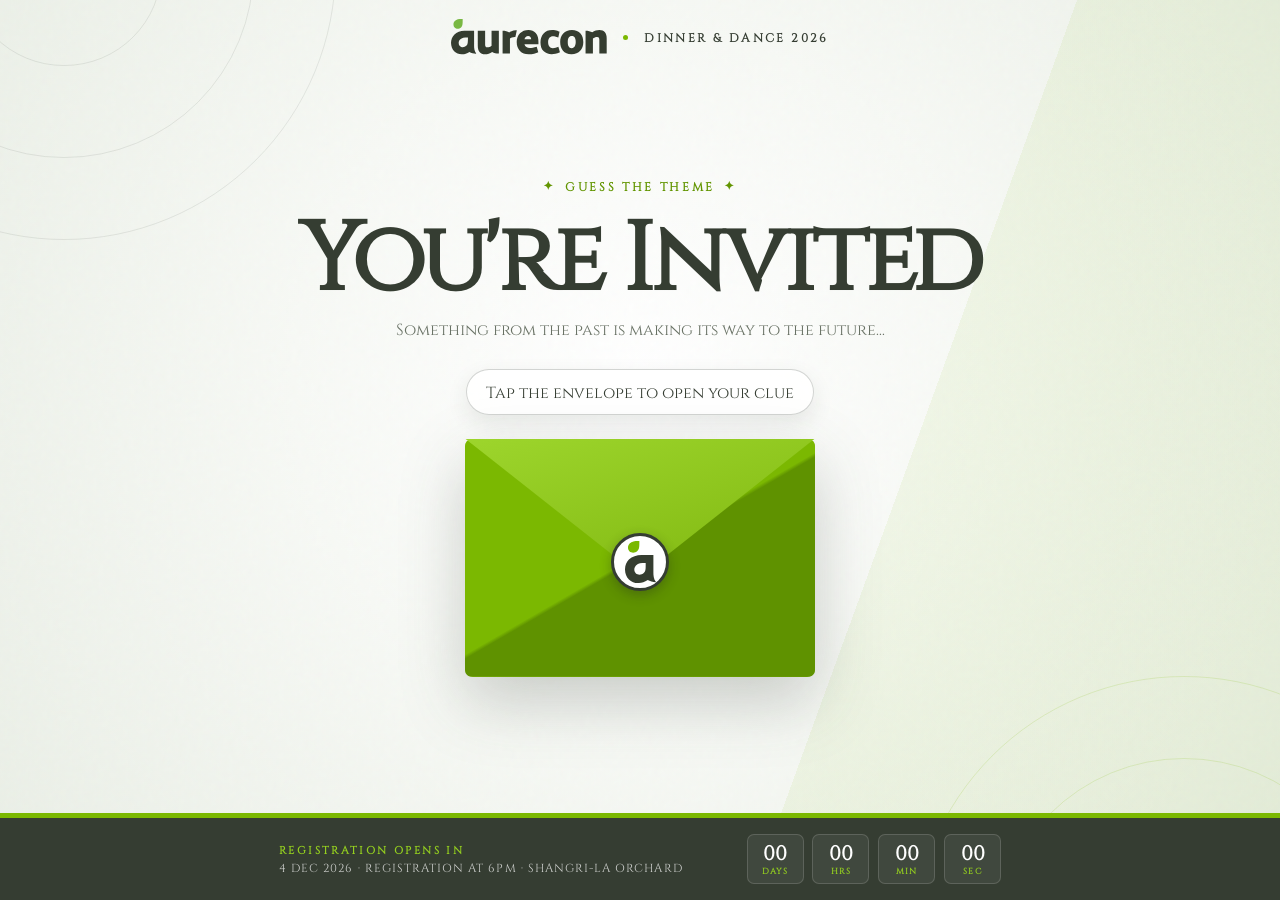
<file: index.html>
<!doctype html>
<html lang="en">
  <head>
    <meta charset="UTF-8" />
    <meta name="viewport" content="width=device-width, initial-scale=1" />
    <meta http-equiv="Cache-Control" content="no-cache, no-store, must-revalidate" />
    <meta http-equiv="Pragma" content="no-cache" />
    <meta http-equiv="Expires" content="0" />
    <meta name="theme-color" content="#353d32" />
    <meta name="description" content="Open the clue and guess the theme for Aurecon's Dinner & Dance on 4 December 2026." />
    <title>Aurecon D&amp;D 2026 — You're Invited</title>
    <link rel="icon" href="./favicon.svg" type="image/svg+xml" />
    <link rel="stylesheet" href="./styles.css?v=20260909-at6pm" />
  </head>
  <body>
    <main class="invite-shell">
      <div class="grain" aria-hidden="true"></div>
      <div class="orb orb-one" aria-hidden="true"></div>
      <div class="orb orb-two" aria-hidden="true"></div>

      <header class="masthead">
        <span class="logo-crop"><img src="./assets/aurecon-wordmark.svg" alt="Aurecon" /></span>
        <span class="mast-dot" aria-hidden="true"></span>
        <span>DINNER &amp; DANCE 2026</span>
      </header>

      <section class="stage" aria-label="Dinner and Dance invitation">
        <div class="eyebrow">
          <span aria-hidden="true">✦</span> GUESS THE THEME <span aria-hidden="true">✦</span>
        </div>
        <h1>You're Invited</h1>
        <p class="intro">Something from the past is making its way to the future...</p>

        <button class="open-prompt" id="openPrompt" type="button">Tap the envelope to open your clue</button>

        <button class="envelope-wrap" id="envelope" type="button" aria-label="Open invitation">
          <span class="invitation-card">
            <span class="mini-label">YOU'RE INVITED</span>
            <strong>GUESS THE<br />THEME</strong>
            <span class="card-year">WATCH THE CLUE · 2026</span>
          </span>
          <span class="envelope-back" aria-hidden="true"></span>
          <span class="flap" aria-hidden="true"></span>
          <span class="envelope-front" aria-hidden="true"></span>
          <span class="seal" aria-hidden="true"><img src="./assets/aurecon-mark.svg" alt="" /></span>
        </button>
      </section>

      <footer class="countdown-bar">
        <div class="countdown-info">
          <strong>REGISTRATION OPENS IN</strong>
          <span>4 DEC 2026 · REGISTRATION AT 6PM · SHANGRI-LA ORCHARD</span>
        </div>
        <div class="countdown" data-countdown aria-live="off">
          <div class="countdown-unit"><strong data-unit="days">00</strong><span>DAYS</span></div>
          <div class="countdown-unit"><strong data-unit="hours">00</strong><span>HRS</span></div>
          <div class="countdown-unit"><strong data-unit="minutes">00</strong><span>MIN</span></div>
          <div class="countdown-unit"><strong data-unit="seconds">00</strong><span>SEC</span></div>
        </div>
      </footer>
    </main>

    <div class="modal-backdrop" id="videoModal" role="dialog" aria-modal="true" aria-labelledby="videoTitle" hidden>
      <div class="video-modal">
        <button class="close-button" id="closeVideo" type="button" aria-label="Close video">×</button>
        <div class="video-frame">
          <video id="clueVideo" src="./assets/invite-video.mp4" title="Guess the theme video clue" controls playsinline preload="metadata"></video>
        </div>

        <div class="modal-countdown">
          <span class="modal-countdown-label">AURECON: D&amp;D COUNTDOWN,<br>THE NIGHT IS COMING IN:</span>
          <div class="countdown countdown-compact" data-countdown aria-live="off">
            <div class="countdown-unit"><strong data-unit="days">00</strong><span>DAYS</span></div>
            <div class="countdown-unit"><strong data-unit="hours">00</strong><span>HRS</span></div>
            <div class="countdown-unit"><strong data-unit="minutes">00</strong><span>MIN</span></div>
            <div class="countdown-unit"><strong data-unit="seconds">00</strong><span>SEC</span></div>
          </div>
        </div>

        <div class="details">
          <span class="details-kicker">SAVE THE DATE</span>
          <h2 id="videoTitle">Aurecon D&amp;D 2026</h2>
          <div class="details-grid">
            <p><span class="detail-icon" aria-hidden="true">◇</span><span><small>WHEN</small>4 December 2026 · Registration at 6PM</span></p>
            <p><span class="detail-icon" aria-hidden="true">⌖</span><span><small>WHERE</small><span>Shangri-La Orchard</span><span>22 Orange Grove Rd, Singapore 258350</span></span></p>
          </div>
          <p class="coming-soon">Think you know the theme? Keep your guess ready — then confirm your attendance below.</p>
          <div class="modal-actions">
            <a
              class="rsvp-button"
              href="https://forms.cloud.microsoft/Pages/ResponsePage.aspx?id=sQe9wba3ykee8M9mc12q5rNddavfS6hLgfyf6llaxLJUQUZPN0I1Q0JZUTRMMlJRUzBBWEgxUkw3Uy4u"
              target="_blank"
              rel="noopener noreferrer"
            >Press here to RSVP!</a>
            <button class="replay" id="replay" type="button"><span aria-hidden="true">↻</span> Replay from the start</button>
          </div>
        </div>
      </div>
    </div>

    <script src="./script-6pm.js?v=20260909-at6pm" defer></script>
  </body>
</html>
</file>
<file: styles.css>
@font-face {
  font-family: "Cinzel";
  src: url("./assets/cinzel-regular.otf") format("opentype");
  font-weight: 400;
  font-style: normal;
  font-display: swap;
}

:root {
  --charcoal: #353d32;
  --dark: #20271f;
  --green: #7bb801;
  --bright-green: #94cf1f;
  --mist: #eef2ea;
  --white: #fff;
}

* { box-sizing: border-box; }
html, body { margin: 0; min-height: 100%; }
body { background: var(--mist); color: var(--charcoal); font-family: "Cinzel", Georgia, serif; }
body.modal-open { overflow: hidden; }
button { font: inherit; }
[hidden] { display: none !important; }

.invite-shell {
  min-height: 100svh;
  position: relative;
  overflow: hidden;
  display: grid;
  grid-template-rows: auto minmax(430px, 1fr) auto;
  background:
    linear-gradient(110deg, transparent 0 67%, rgba(123,184,1,.07) 67% 100%),
    radial-gradient(circle at 50% 42%, #fff 0, #f7f9f5 42%, #e9eee5 100%);
  isolation: isolate;
}
.grain { position: absolute; inset: 0; z-index: -1; opacity: .08; pointer-events: none; background-image: url("data:image/svg+xml,%3Csvg viewBox='0 0 180 180' xmlns='http://www.w3.org/2000/svg'%3E%3Cfilter id='n'%3E%3CfeTurbulence type='fractalNoise' baseFrequency='.8' numOctaves='3' stitchTiles='stitch'/%3E%3C/filter%3E%3Crect width='100%25' height='100%25' filter='url(%23n)' opacity='.35'/%3E%3C/svg%3E"); }
.orb { position: absolute; width: 34rem; aspect-ratio: 1; border-radius: 50%; border: 1px solid rgba(53,61,50,.1); z-index: -2; }
.orb::before, .orb::after { content: ""; position: absolute; inset: 15%; border-radius: inherit; border: inherit; }
.orb::after { inset: 32%; }
.orb-one { top: -19rem; left: -13rem; }
.orb-two { bottom: -20rem; right: -11rem; border-color: rgba(123,184,1,.16); }

.masthead { min-height: 74px; display: flex; align-items: center; justify-content: center; gap: 1rem; padding: .8rem 1.25rem; font-size: .75rem; font-weight: 700; letter-spacing: .2em; }
.logo-crop { width: 156px; display: flex; align-items: center; flex: none; }
.logo-crop img { display: block; width: 100%; height: auto; }
.mast-dot { width: 5px; height: 5px; flex: none; border-radius: 50%; background: var(--green); }

.stage { display: flex; flex-direction: column; align-items: center; justify-content: center; padding: 1rem 1.25rem 3rem; text-align: center; }
.eyebrow { display: flex; align-items: center; gap: .6rem; color: #629500; font-size: .75rem; font-weight: 800; letter-spacing: .22em; }
h1 { margin: .6rem 0 0; font-size: clamp(3rem, 8vw, 6rem); font-weight: 700; line-height: 1.02; letter-spacing: -.035em; }
.intro { margin: 1rem 0 1.7rem; color: #687164; font-size: 1rem; line-height: 1.55; }
.open-prompt { margin: 0 0 1.5rem; min-height: 46px; padding: .7rem 1.2rem; display: flex; align-items: center; gap: .5rem; border: 1px solid rgba(53,61,50,.22); border-radius: 99px; color: var(--charcoal); background: rgba(255,255,255,.84); cursor: pointer; box-shadow: 0 8px 22px rgba(32,39,31,.09); transition: background .2s, transform .2s, color .2s; }
.open-prompt:hover, .open-prompt:focus-visible { color: white; background: var(--charcoal); transform: translateY(-2px); }

.envelope-wrap { width: min(78vw, 350px); aspect-ratio: 1.47; position: relative; border: 0; padding: 0; cursor: pointer; background: transparent; perspective: 1000px; filter: drop-shadow(0 24px 32px rgba(32,39,31,.22)); }
.envelope-back { position: absolute; inset: 0; border-radius: 8px; background: linear-gradient(135deg, #8dc519, #689d00); }
.flap { position: absolute; inset: 0; z-index: 4; transform-origin: top; transition: transform .65s cubic-bezier(.4,0,.2,1); clip-path: polygon(0 0,100% 0,50% 58%); background: linear-gradient(165deg,#9dd52c,#73aa04); }
.envelope-front { position: absolute; inset: 0; z-index: 3; border-radius: 7px; clip-path: polygon(0 0,50% 55%,100% 0,100% 100%,0 100%); background: linear-gradient(150deg,#7bb801 0 49%,#5f9200 50% 100%); }
.invitation-card { position: absolute; z-index: 2; width: 82%; height: 92%; left: 9%; bottom: 4%; padding: 1.15rem; display: flex; flex-direction: column; align-items: center; justify-content: center; background: white; color: var(--charcoal); border: 2px solid var(--charcoal); box-shadow: 0 10px 20px rgba(32,39,31,.18); opacity: 0; transform: translateY(12%) scale(.96); transition: transform .75s .48s cubic-bezier(.2,.8,.2,1),opacity .01s; }
.invitation-card::before { content: "●"; position: absolute; left: 1rem; top: .75rem; color: var(--green); font-size: 1rem; }
.mini-label, .card-year { font-size: .63rem; font-weight: 800; letter-spacing: .21em; }
.card-year { color: #669901; }
.invitation-card strong { margin: .6rem 0; font-size: 2rem; line-height: .9; letter-spacing: -.055em; }
.seal { position: absolute; z-index: 5; left: 50%; top: 52%; width: 58px; height: 58px; display: grid; place-items: center; overflow: hidden; transform: translate(-50%,-50%); border-radius: 50%; background: white; border: 3px solid var(--charcoal); box-shadow: 0 4px 12px rgba(32,39,31,.32); transition: opacity .3s .1s,transform .3s .1s; }
.seal img { width: 31px; height: 43px; object-fit: contain; }
.is-open .flap { transform: rotateX(180deg); z-index: 1; }
.is-open .invitation-card { opacity: 1; transform: translateY(-76%) scale(1); z-index: 5; transition: transform .75s .48s cubic-bezier(.2,.8,.2,1),opacity .01s .32s; }
.is-open .seal { opacity: 0; transform: translate(-50%,-50%) scale(.5); }

.countdown-bar { display: flex; align-items: center; justify-content: center; gap: clamp(1.4rem,5vw,5rem); padding: 1rem 1.5rem; color: white; background: var(--charcoal); border-top: 5px solid var(--green); }
.countdown-info { display: flex; flex-direction: column; gap: .25rem; }
.countdown-info strong, .modal-countdown-label { font-size: .68rem; letter-spacing: .22em; color: var(--bright-green); }
.countdown-info span { font-size: .73rem; letter-spacing: .09em; color: rgba(255,255,255,.76); }
.countdown { display: flex; align-items: center; gap: .55rem; }
.countdown-unit { min-width: 57px; display: flex; flex-direction: column; align-items: center; padding: .45rem .5rem; border: 1px solid rgba(255,255,255,.15); border-radius: 7px; background: rgba(255,255,255,.06); }
.countdown-unit strong { color: white; font-size: 1.25rem; line-height: 1; font-variant-numeric: tabular-nums; }
.countdown-unit span { margin-top: .25rem; font-size: .53rem; font-weight: 700; letter-spacing: .13em; color: var(--bright-green); }

.modal-backdrop { position: fixed; inset: 0; z-index: 20; display: grid; place-items: center; padding: 1rem; background: rgba(23,28,22,.9); backdrop-filter: blur(14px); animation: fade .35s ease both; }
.video-modal { width: min(920px,100%); max-height: calc(100svh - 2rem); overflow: auto; position: relative; border: 1px solid rgba(148,207,31,.45); border-radius: 18px; background: var(--dark); box-shadow: 0 32px 90px rgba(0,0,0,.5); animation: rise .45s cubic-bezier(.2,.8,.2,1) both; }
.close-button { position: absolute; z-index: 2; top: .75rem; right: .75rem; width: 42px; height: 42px; display: grid; place-items: center; border: 1px solid rgba(255,255,255,.25); border-radius: 50%; color: white; background: rgba(0,0,0,.6); cursor: pointer; font-family: Arial,sans-serif; font-size: 1.7rem; line-height: 1; }
.video-frame { aspect-ratio: 16/9; background: #050605; }
.video-frame video { width: 100%; height: 100%; display: block; object-fit: contain; }
.modal-countdown { display: flex; align-items: center; justify-content: center; gap: 1.2rem; padding: 1rem 1.25rem; background: #2b3329; border-top: 1px solid rgba(148,207,31,.2); border-bottom: 1px solid rgba(148,207,31,.2); }
.countdown-compact { gap: .4rem; }
.countdown-compact .countdown-unit { min-width: 50px; padding: .35rem .4rem; }
.countdown-compact .countdown-unit strong { font-size: 1.05rem; }
.details { padding: 1.5rem 1.7rem 1.7rem; color: white; }
.details-kicker { color: var(--bright-green); font-size: .68rem; font-weight: 800; letter-spacing: .2em; }
.details h2 { margin: .35rem 0 1.1rem; font-size: clamp(1.8rem,4vw,2.6rem); letter-spacing: -.04em; }
.details-grid { display: grid; grid-template-columns: 1fr 1fr; gap: .75rem; }
.details-grid p { margin: 0; padding: .9rem; display: flex; align-items: center; gap: .75rem; border-radius: 10px; background: rgba(255,255,255,.07); }
.detail-icon { color: var(--bright-green); font-family: Arial,sans-serif; font-size: 1.25rem; }
.details-grid p > span:last-child { display: flex; flex-direction: column; gap: .2rem; font-size: .9rem; }
.details-grid small { font-size: .58rem; font-weight: 800; letter-spacing: .16em; color: rgba(255,255,255,.55); }
.coming-soon { margin: 1.1rem 0; color: rgba(255,255,255,.68); font-size: .9rem; }
.modal-actions { display: flex; flex-wrap: wrap; align-items: center; gap: 1rem; }
.rsvp-button { min-height: 48px; display: inline-flex; align-items: center; justify-content: center; padding: .8rem 1.25rem; border-radius: 9px; color: var(--dark); background: var(--bright-green); box-shadow: 0 8px 24px rgba(148,207,31,.18); font-weight: 700; letter-spacing: .035em; text-decoration: none; transition: background .2s, transform .2s, box-shadow .2s; }
.rsvp-button:hover, .rsvp-button:focus-visible { background: white; transform: translateY(-2px); box-shadow: 0 10px 28px rgba(255,255,255,.14); }
.replay { display: inline-flex; align-items: center; gap: .45rem; border: 0; padding: .65rem 0; color: var(--bright-green); background: transparent; cursor: pointer; }
@keyframes fade { from { opacity: 0; } }
@keyframes rise { from { opacity: 0; transform: translateY(24px) scale(.97); } }

@media (max-width: 700px) {
  .masthead { min-height: 62px; padding: .55rem .8rem; gap: .65rem; font-size: .58rem; letter-spacing: .14em; }
  .logo-crop { width: 122px; }
  .stage { padding-top: .5rem; padding-bottom: 2rem; }
  .eyebrow { font-size: .63rem; }
  .envelope-wrap { width: min(84vw,320px); }
  .countdown-bar { flex-direction: column; gap: .75rem; padding: .9rem .6rem; text-align: center; }
  .countdown-info span { font-size: .62rem; }
  .countdown { gap: .35rem; }
  .countdown-unit { min-width: 49px; padding: .4rem .3rem; }
  .countdown-unit strong { font-size: 1.05rem; }
  .modal-countdown { flex-direction: column; gap: .65rem; }
  .countdown-compact .countdown-unit { min-width: 45px; }
  .details-grid { grid-template-columns: 1fr; }
  .details { padding: 1.2rem; }
  .modal-actions { align-items: stretch; flex-direction: column; }
  .rsvp-button { width: 100%; }
  .replay { justify-content: center; }
}

@media (prefers-reduced-motion: reduce) {
  *,*::before,*::after { animation-duration: .01ms !important; transition-duration: .01ms !important; }
}
</file>
